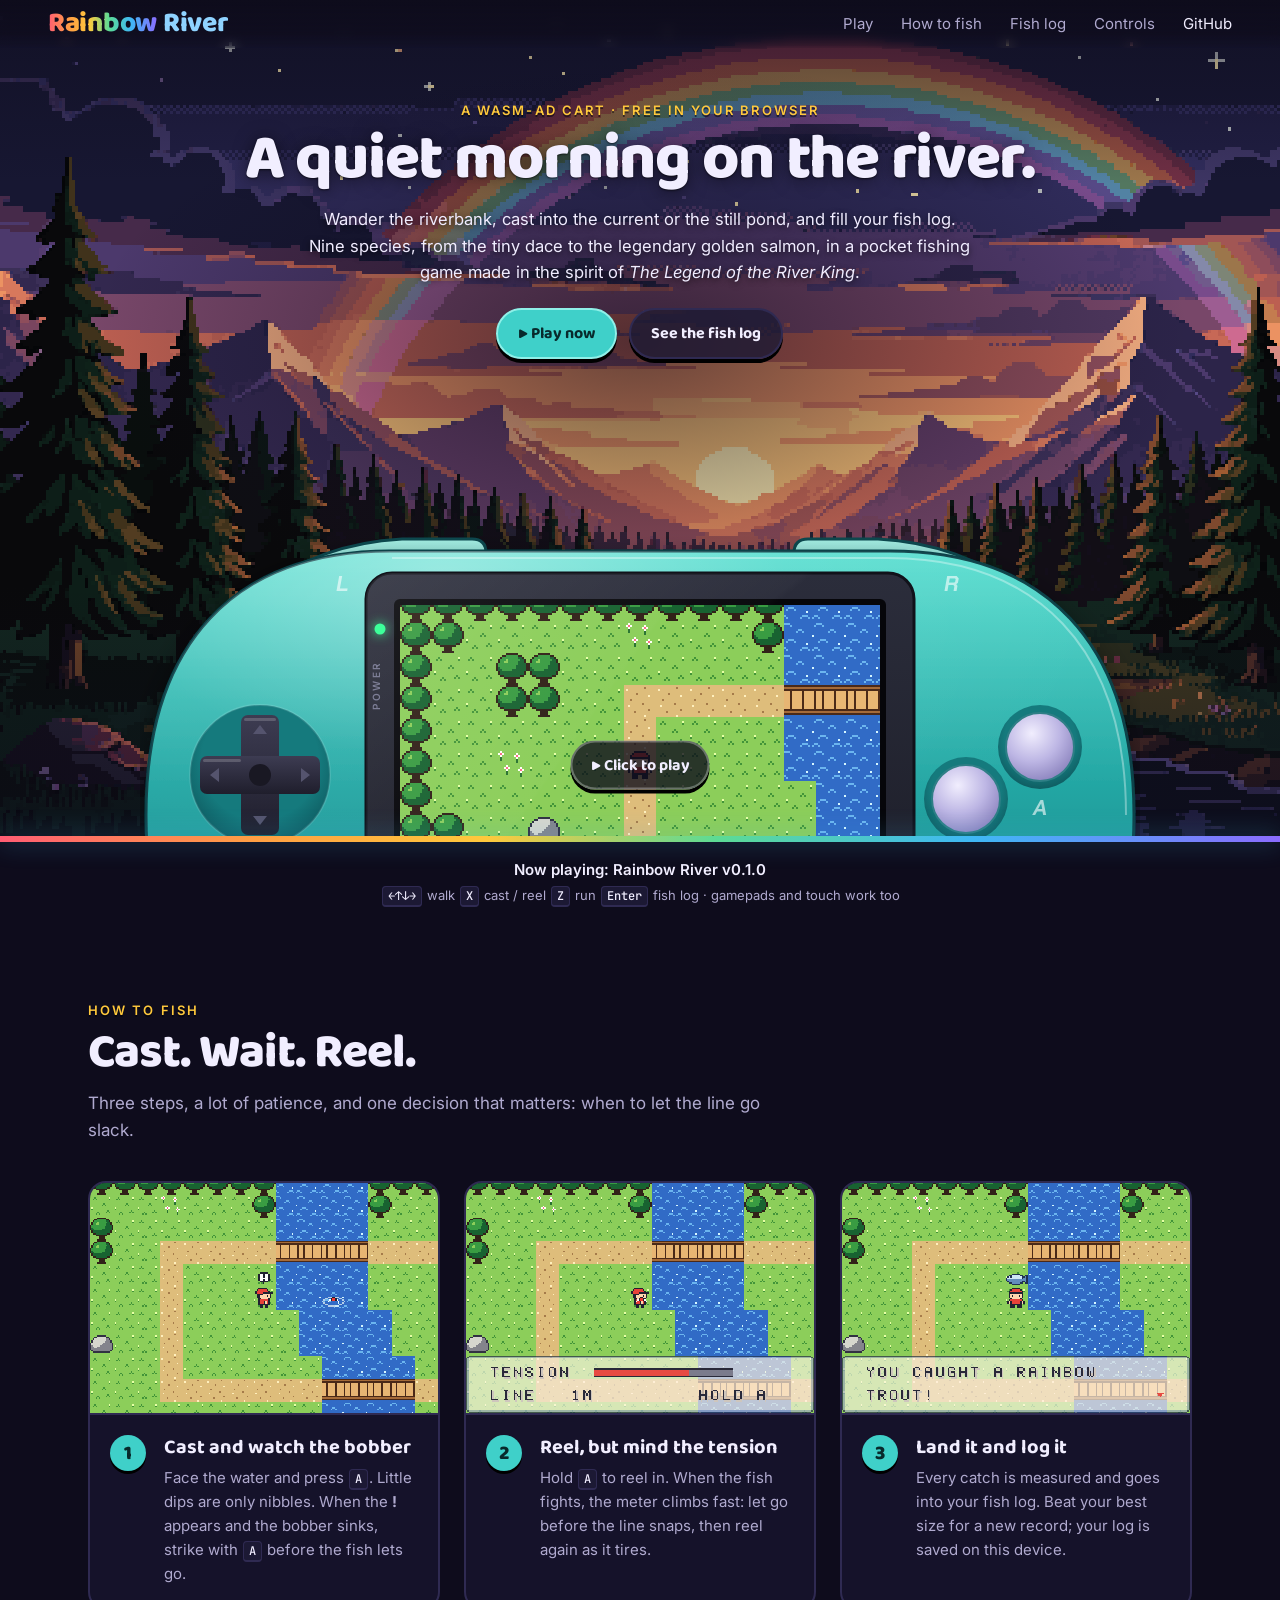
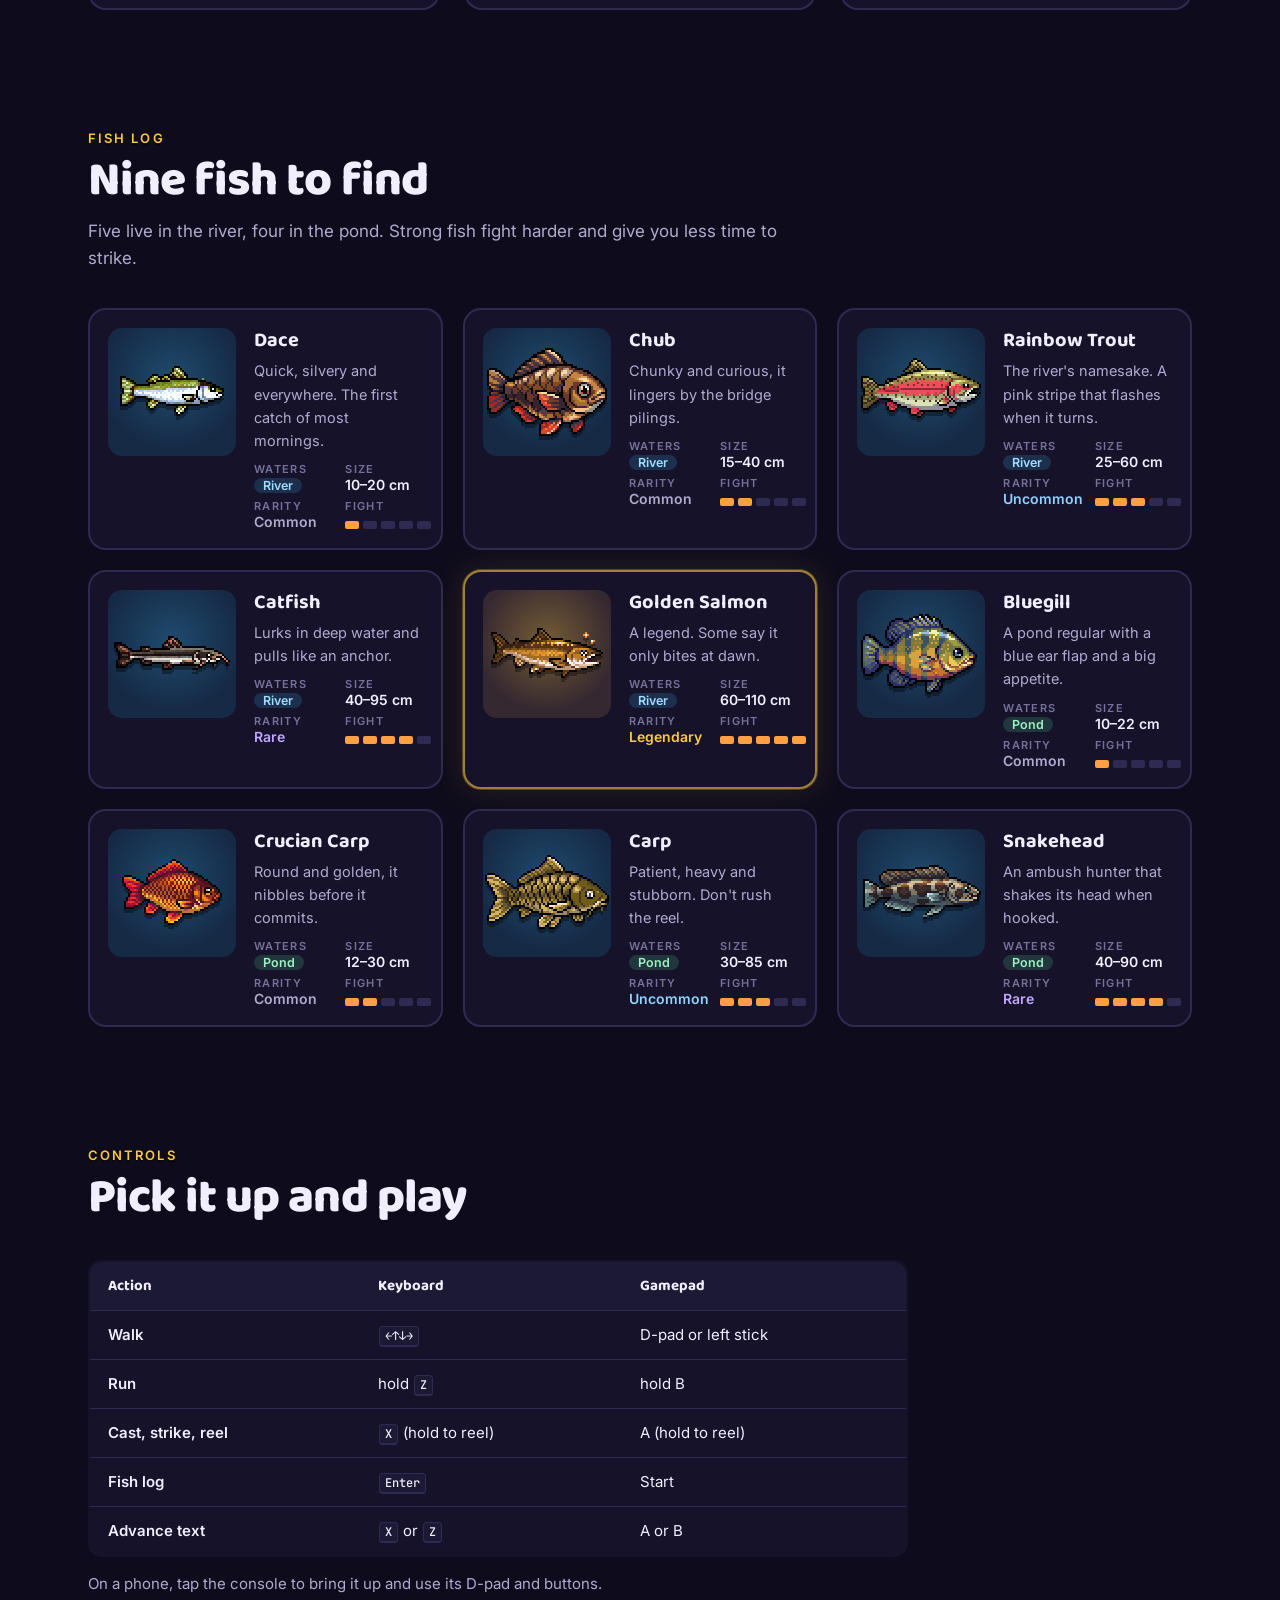
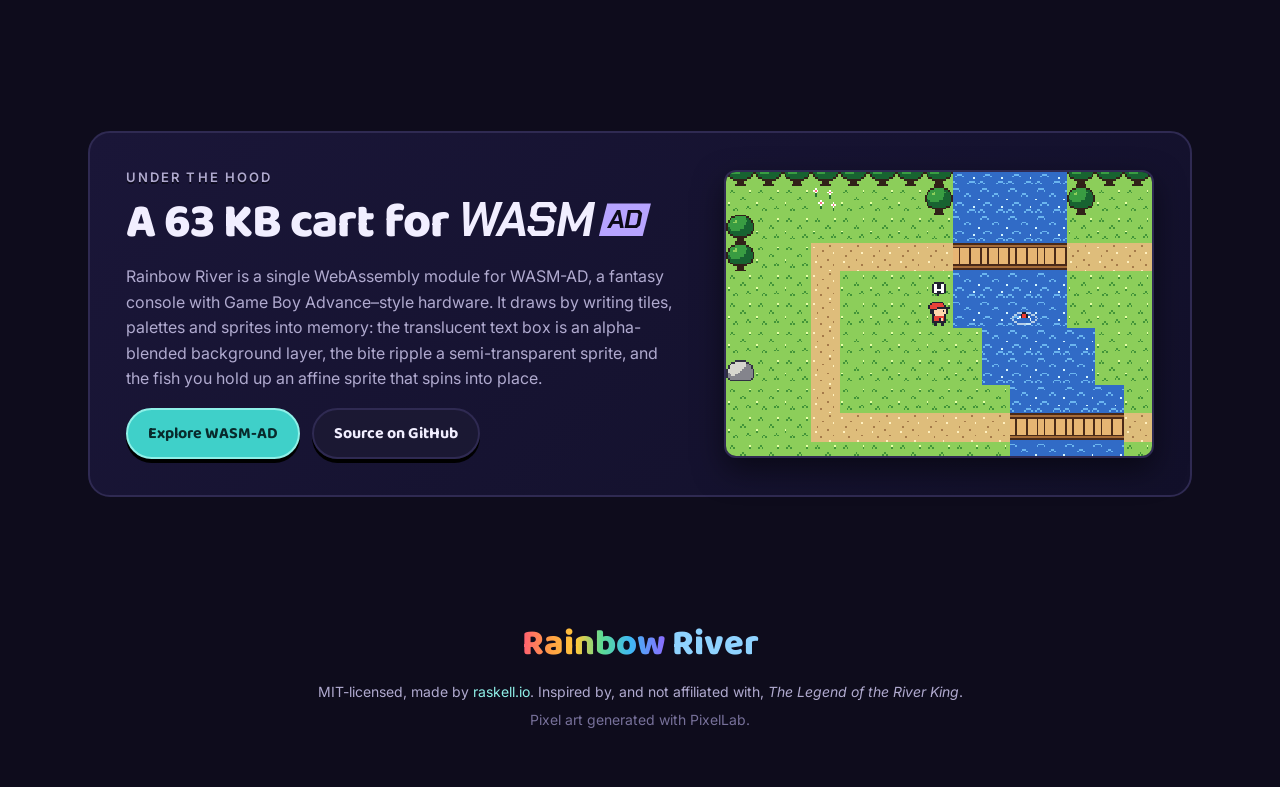
<file: index.html>
<!doctype html>
<html lang="en">
<head>
  <meta charset="utf-8">
  <meta name="viewport" content="width=device-width, initial-scale=1">
  <title>Rainbow River · a pocket fishing game</title>
  <meta name="description" content="Rainbow River is a fishing game in the spirit of The Legend of the River King. Cast, wait for the bite, reel it in — free in your browser, on the WASM-AD fantasy console.">
  <meta property="og:title" content="Rainbow River">
  <meta property="og:description" content="A pocket fishing game for the WASM-AD fantasy console. Free in your browser.">
  <meta property="og:image" content="assets/hero.png">
  <link rel="icon" href="assets/fish/trout.png" type="image/png">
  <link rel="preconnect" href="https://fonts.googleapis.com">
  <link rel="preconnect" href="https://fonts.gstatic.com" crossorigin>
  <link href="https://fonts.googleapis.com/css2?family=Baloo+2:wght@600;700;800&family=Chakra+Petch:ital,wght@1,700&family=Inter:wght@400;500;600&family=JetBrains+Mono:wght@500&display=swap" rel="stylesheet">
  <link rel="stylesheet" href="style.css">
</head>
<body>
  <nav class="nav">
    <a class="brand" href="#top" aria-label="Rainbow River home"><span class="rainbow">Rainbow</span> <span class="river">River</span></a>
    <div class="nav-links">
      <a href="#play">Play</a>
      <a href="#how">How to fish</a>
      <a href="#log">Fish log</a>
      <a href="#controls">Controls</a>
      <a href="https://github.com/raskell-io/rainbow-river" class="gh">GitHub</a>
    </div>
  </nav>

  <header class="hero" id="top">
    <div class="hero-sky" aria-hidden="true"></div>
    <div class="hero-copy">
      <p class="eyebrow">A WASM-AD cart · Free in your browser</p>
      <h1>A quiet morning on the river.</h1>
      <p class="lede">
        Wander the riverbank, cast into the current or the still pond, and fill your fish log.
        Nine species, from the tiny dace to the legendary golden salmon, in a pocket fishing game
        made in the spirit of <i>The Legend of the River King</i>.
      </p>
      <div class="ctas">
        <a class="btn primary" href="#play" id="play-cta">▶ Play now</a>
        <a class="btn" href="#log">See the fish log</a>
      </div>
    </div>

    <div class="dock" id="play">
      <div class="console" id="handheld">
        <svg viewBox="0 0 1000 560" aria-hidden="false" role="group" aria-label="WASM-AD handheld">
          <defs>
            <linearGradient id="shell" x1="0" y1="0" x2="0" y2="1">
              <stop offset="0" stop-color="#5fe0d2"/>
              <stop offset="0.45" stop-color="#24a7a4"/>
              <stop offset="1" stop-color="#136f75"/>
            </linearGradient>
            <radialGradient id="sheen" cx="0.3" cy="0.05" r="0.7">
              <stop offset="0" stop-color="#fff" stop-opacity="0.38"/>
              <stop offset="0.5" stop-color="#fff" stop-opacity="0.06"/>
              <stop offset="1" stop-color="#fff" stop-opacity="0"/>
            </radialGradient>
            <linearGradient id="shoulder" x1="0" y1="0" x2="0" y2="1">
              <stop offset="0" stop-color="#a6f0e6"/>
              <stop offset="1" stop-color="#2a9e9b"/>
            </linearGradient>
            <linearGradient id="lens" x1="0" y1="0" x2="0" y2="1">
              <stop offset="0" stop-color="#2b2d3b"/>
              <stop offset="1" stop-color="#191a24"/>
            </linearGradient>
            <linearGradient id="glare" x1="0" y1="0" x2="1" y2="1">
              <stop offset="0" stop-color="#fff" stop-opacity="0.10"/>
              <stop offset="0.4" stop-color="#fff" stop-opacity="0.02"/>
              <stop offset="0.41" stop-color="#fff" stop-opacity="0"/>
            </linearGradient>
            <radialGradient id="recess" cx="0.5" cy="0.4" r="0.6">
              <stop offset="0.7" stop-color="#157a7d"/>
              <stop offset="1" stop-color="#0f5d62"/>
            </radialGradient>
            <linearGradient id="dpad" x1="0" y1="0" x2="0" y2="1">
              <stop offset="0" stop-color="#3d3c52"/>
              <stop offset="1" stop-color="#1f1e2c"/>
            </linearGradient>
            <radialGradient id="button" cx="0.38" cy="0.3" r="0.75">
              <stop offset="0" stop-color="#f1eefe"/>
              <stop offset="0.55" stop-color="#bdb6e4"/>
              <stop offset="1" stop-color="#8a82bd"/>
            </radialGradient>
            <filter id="drop" x="-10%" y="-10%" width="120%" height="140%">
              <feDropShadow dx="0" dy="14" stdDeviation="16" flood-color="#000" flood-opacity="0.55"/>
            </filter>
          </defs>

          <!-- shoulder buttons, behind the shell -->
          <path class="key" data-key="l" d="M64 172C70 86 150 20 262 14H332Q346 14 346 28V42H250C152 42 94 98 86 174Z" fill="url(#shoulder)" stroke="#0d4a50" stroke-width="3"/>
          <path class="key" data-key="r" transform="matrix(-1 0 0 1 1000 0)" d="M64 172C70 86 150 20 262 14H332Q346 14 346 28V42H250C152 42 94 98 86 174Z" fill="url(#shoulder)" stroke="#0d4a50" stroke-width="3"/>

          <!-- shell -->
          <g filter="url(#drop)">
            <path d="M250 26H750C905 26 994 118 994 290C994 450 915 540 790 540H640C590 540 560 530 500 530C440 530 410 540 360 540H210C85 540 6 450 6 290C6 118 95 26 250 26Z" fill="url(#shell)" stroke="#0b4248" stroke-width="3"/>
          </g>
          <path d="M250 26H750C905 26 994 118 994 290C994 450 915 540 790 540H640C590 540 560 530 500 530C440 530 410 540 360 540H210C85 540 6 450 6 290C6 118 95 26 250 26Z" fill="url(#sheen)"/>
          <path d="M252 33H748C896 33 986 122 986 290" fill="none" stroke="#fff" stroke-opacity="0.35" stroke-width="2"/>
          <text x="196" y="66" class="emboss">L</text>
          <text x="804" y="66" class="emboss">R</text>

          <!-- lens -->
          <rect x="226" y="48" width="548" height="430" rx="26" fill="url(#lens)" stroke="#11121a" stroke-width="3"/>
          <rect x="254" y="74" width="492" height="334" rx="6" fill="#06060a"/>
          <rect x="226" y="48" width="548" height="430" rx="26" fill="url(#glare)"/>
          <circle cx="240" cy="104" r="5.5" fill="#3dff9a" class="led"/>
          <text x="240" y="160" class="lens-label" transform="rotate(-90 240 160)">POWER</text>
          <text x="522" y="455" class="lens-logo" text-anchor="end">WASM</text>
          <polygon points="539,428 594,428 586,458 531,458" fill="#b7a4ff"/>
          <text x="562" y="452" class="lens-chip" text-anchor="middle">AD</text>

          <!-- d-pad -->
          <circle cx="120" cy="250" r="70" fill="url(#recess)"/>
          <circle cx="120" cy="250" r="70" fill="none" stroke="#fff" stroke-opacity="0.12" stroke-width="2"/>
          <g class="dpad">
            <rect x="101" y="190" width="38" height="120" rx="7" fill="url(#dpad)"/>
            <rect x="60" y="231" width="120" height="38" rx="7" fill="url(#dpad)"/>
            <rect x="104" y="193" width="32" height="3" rx="1.5" fill="#fff" opacity="0.18"/>
            <rect x="63" y="234" width="38" height="3" rx="1.5" fill="#fff" opacity="0.18"/>
            <path d="M120 200l-7 9h14z M120 300l-7-9h14z M70 250l9-7v14z M170 250l-9-7v14z" fill="#55546e"/>
            <circle cx="120" cy="250" r="11" fill="#191823"/>
            <rect class="key hit" data-key="up" x="101" y="190" width="38" height="46" rx="7"/>
            <rect class="key hit" data-key="down" x="101" y="264" width="38" height="46" rx="7"/>
            <rect class="key hit" data-key="left" x="60" y="231" width="46" height="38" rx="7"/>
            <rect class="key hit" data-key="right" x="134" y="231" width="46" height="38" rx="7"/>
          </g>

          <!-- A / B -->
          <circle cx="900" cy="222" r="42" fill="url(#recess)"/>
          <circle cx="826" cy="274" r="42" fill="url(#recess)"/>
          <g class="key btn-round" data-key="a"><circle cx="900" cy="222" r="34" fill="url(#button)" stroke="#2f7f86" stroke-width="2"/></g>
          <g class="key btn-round" data-key="b"><circle cx="826" cy="274" r="34" fill="url(#button)" stroke="#2f7f86" stroke-width="2"/></g>
          <text x="900" y="290" class="emboss" text-anchor="middle">A</text>
          <text x="826" y="342" class="emboss" text-anchor="middle">B</text>

          <!-- start / select -->
          <circle cx="96" cy="402" r="15" fill="url(#recess)"/>
          <circle cx="96" cy="448" r="15" fill="url(#recess)"/>
          <g class="key btn-round" data-key="start"><circle cx="96" cy="402" r="10" fill="#2a2940" stroke="#17162a" stroke-width="2"/></g>
          <g class="key btn-round" data-key="select"><circle cx="96" cy="448" r="10" fill="#2a2940" stroke="#17162a" stroke-width="2"/></g>
          <text x="120" y="407" class="small-label">START</text>
          <text x="120" y="453" class="small-label">SELECT</text>

          <!-- speaker -->
          <g fill="#0d4f55" opacity="0.9">
            <circle cx="850" cy="410" r="4.5"/><circle cx="870" cy="404" r="4.5"/><circle cx="890" cy="398" r="4.5"/><circle cx="910" cy="392" r="4.5"/>
            <circle cx="856" cy="430" r="4.5"/><circle cx="876" cy="424" r="4.5"/><circle cx="896" cy="418" r="4.5"/><circle cx="916" cy="412" r="4.5"/>
            <circle cx="862" cy="450" r="4.5"/><circle cx="882" cy="444" r="4.5"/><circle cx="902" cy="438" r="4.5"/><circle cx="922" cy="432" r="4.5"/>
            <circle cx="868" cy="470" r="4.5"/><circle cx="888" cy="464" r="4.5"/><circle cx="908" cy="458" r="4.5"/><circle cx="928" cy="452" r="4.5"/>
          </g>
        </svg>
        <div class="screen">
          <canvas id="screen" width="240" height="160"></canvas>
          <button class="engage" id="engage">▶ Click to play</button>
        </div>
      </div>
    </div>
  </header>
  <div class="separator" aria-hidden="true"></div>
  <div class="status">
    <p class="now-playing" id="now-playing">Loading the cart…</p>
    <p class="keys"><kbd>←↑↓→</kbd> walk <kbd>X</kbd> cast / reel <kbd>Z</kbd> run <kbd>Enter</kbd> fish log · gamepads and touch work too</p>
  </div>

  <main>
    <section class="section" id="how">
      <div class="section-head">
        <p class="eyebrow">How to fish</p>
        <h2>Cast. Wait. Reel.</h2>
        <p>Three steps, a lot of patience, and one decision that matters: when to let the line go slack.</p>
      </div>
      <div class="steps">
        <figure class="step">
          <img src="assets/shots/bite.png" alt="The bobber in the river with a ripple and an exclamation mark above the angler" width="240" height="160">
          <figcaption><span>1</span><div><h3>Cast and watch the bobber</h3><p>Face the water and press <kbd>A</kbd>. Little dips are only nibbles. When the <b>!</b> appears and the bobber sinks, strike with <kbd>A</kbd> before the fish lets go.</p></div></figcaption>
        </figure>
        <figure class="step">
          <img src="assets/shots/reel.png" alt="The reel screen with the tension meter and remaining line" width="240" height="160">
          <figcaption><span>2</span><div><h3>Reel, but mind the tension</h3><p>Hold <kbd>A</kbd> to reel in. When the fish fights, the meter climbs fast: let go before the line snaps, then reel again as it tires.</p></div></figcaption>
        </figure>
        <figure class="step">
          <img src="assets/shots/caught.png" alt="The angler holding up a caught rainbow trout" width="240" height="160">
          <figcaption><span>3</span><div><h3>Land it and log it</h3><p>Every catch is measured and goes into your fish log. Beat your best size for a new record; your log is saved on this device.</p></div></figcaption>
        </figure>
      </div>
    </section>

    <section class="section" id="log">
      <div class="section-head">
        <p class="eyebrow">Fish log</p>
        <h2>Nine fish to find</h2>
        <p>Five live in the river, four in the pond. Strong fish fight harder and give you less time to strike.</p>
      </div>
      <div class="fish-grid">
          <article class="fish common">
            <div class="fish-art"><img src="assets/fish/dace.png" alt="Dace" width="128" height="128" loading="lazy"></div>
            <div class="fish-body">
              <h3>Dace</h3>
              <p>Quick, silvery and everywhere. The first catch of most mornings.</p>
              <dl>
                <div><dt>Waters</dt><dd><span class="chip river">River</span></dd></div>
                <div><dt>Size</dt><dd>10–20 cm</dd></div>
                <div><dt>Rarity</dt><dd class="rarity">Common</dd></div>
                <div><dt>Fight</dt><dd class="pips" aria-label="1 of 5"><i class="on"></i><i></i><i></i><i></i><i></i></dd></div>
              </dl>
            </div>
          </article>
          <article class="fish common">
            <div class="fish-art"><img src="assets/fish/chub.png" alt="Chub" width="128" height="128" loading="lazy"></div>
            <div class="fish-body">
              <h3>Chub</h3>
              <p>Chunky and curious, it lingers by the bridge pilings.</p>
              <dl>
                <div><dt>Waters</dt><dd><span class="chip river">River</span></dd></div>
                <div><dt>Size</dt><dd>15–40 cm</dd></div>
                <div><dt>Rarity</dt><dd class="rarity">Common</dd></div>
                <div><dt>Fight</dt><dd class="pips" aria-label="2 of 5"><i class="on"></i><i class="on"></i><i></i><i></i><i></i></dd></div>
              </dl>
            </div>
          </article>
          <article class="fish uncommon">
            <div class="fish-art"><img src="assets/fish/trout.png" alt="Rainbow Trout" width="128" height="128" loading="lazy"></div>
            <div class="fish-body">
              <h3>Rainbow Trout</h3>
              <p>The river's namesake. A pink stripe that flashes when it turns.</p>
              <dl>
                <div><dt>Waters</dt><dd><span class="chip river">River</span></dd></div>
                <div><dt>Size</dt><dd>25–60 cm</dd></div>
                <div><dt>Rarity</dt><dd class="rarity">Uncommon</dd></div>
                <div><dt>Fight</dt><dd class="pips" aria-label="3 of 5"><i class="on"></i><i class="on"></i><i class="on"></i><i></i><i></i></dd></div>
              </dl>
            </div>
          </article>
          <article class="fish rare">
            <div class="fish-art"><img src="assets/fish/catfish.png" alt="Catfish" width="128" height="128" loading="lazy"></div>
            <div class="fish-body">
              <h3>Catfish</h3>
              <p>Lurks in deep water and pulls like an anchor.</p>
              <dl>
                <div><dt>Waters</dt><dd><span class="chip river">River</span></dd></div>
                <div><dt>Size</dt><dd>40–95 cm</dd></div>
                <div><dt>Rarity</dt><dd class="rarity">Rare</dd></div>
                <div><dt>Fight</dt><dd class="pips" aria-label="4 of 5"><i class="on"></i><i class="on"></i><i class="on"></i><i class="on"></i><i></i></dd></div>
              </dl>
            </div>
          </article>
          <article class="fish legendary">
            <div class="fish-art"><img src="assets/fish/salmon.png" alt="Golden Salmon" width="128" height="128" loading="lazy"></div>
            <div class="fish-body">
              <h3>Golden Salmon</h3>
              <p>A legend. Some say it only bites at dawn.</p>
              <dl>
                <div><dt>Waters</dt><dd><span class="chip river">River</span></dd></div>
                <div><dt>Size</dt><dd>60–110 cm</dd></div>
                <div><dt>Rarity</dt><dd class="rarity">Legendary</dd></div>
                <div><dt>Fight</dt><dd class="pips" aria-label="5 of 5"><i class="on"></i><i class="on"></i><i class="on"></i><i class="on"></i><i class="on"></i></dd></div>
              </dl>
            </div>
          </article>
          <article class="fish common">
            <div class="fish-art"><img src="assets/fish/bluegill.png" alt="Bluegill" width="128" height="128" loading="lazy"></div>
            <div class="fish-body">
              <h3>Bluegill</h3>
              <p>A pond regular with a blue ear flap and a big appetite.</p>
              <dl>
                <div><dt>Waters</dt><dd><span class="chip pond">Pond</span></dd></div>
                <div><dt>Size</dt><dd>10–22 cm</dd></div>
                <div><dt>Rarity</dt><dd class="rarity">Common</dd></div>
                <div><dt>Fight</dt><dd class="pips" aria-label="1 of 5"><i class="on"></i><i></i><i></i><i></i><i></i></dd></div>
              </dl>
            </div>
          </article>
          <article class="fish common">
            <div class="fish-art"><img src="assets/fish/crucian.png" alt="Crucian Carp" width="128" height="128" loading="lazy"></div>
            <div class="fish-body">
              <h3>Crucian Carp</h3>
              <p>Round and golden, it nibbles before it commits.</p>
              <dl>
                <div><dt>Waters</dt><dd><span class="chip pond">Pond</span></dd></div>
                <div><dt>Size</dt><dd>12–30 cm</dd></div>
                <div><dt>Rarity</dt><dd class="rarity">Common</dd></div>
                <div><dt>Fight</dt><dd class="pips" aria-label="2 of 5"><i class="on"></i><i class="on"></i><i></i><i></i><i></i></dd></div>
              </dl>
            </div>
          </article>
          <article class="fish uncommon">
            <div class="fish-art"><img src="assets/fish/carp.png" alt="Carp" width="128" height="128" loading="lazy"></div>
            <div class="fish-body">
              <h3>Carp</h3>
              <p>Patient, heavy and stubborn. Don't rush the reel.</p>
              <dl>
                <div><dt>Waters</dt><dd><span class="chip pond">Pond</span></dd></div>
                <div><dt>Size</dt><dd>30–85 cm</dd></div>
                <div><dt>Rarity</dt><dd class="rarity">Uncommon</dd></div>
                <div><dt>Fight</dt><dd class="pips" aria-label="3 of 5"><i class="on"></i><i class="on"></i><i class="on"></i><i></i><i></i></dd></div>
              </dl>
            </div>
          </article>
          <article class="fish rare">
            <div class="fish-art"><img src="assets/fish/snakehead.png" alt="Snakehead" width="128" height="128" loading="lazy"></div>
            <div class="fish-body">
              <h3>Snakehead</h3>
              <p>An ambush hunter that shakes its head when hooked.</p>
              <dl>
                <div><dt>Waters</dt><dd><span class="chip pond">Pond</span></dd></div>
                <div><dt>Size</dt><dd>40–90 cm</dd></div>
                <div><dt>Rarity</dt><dd class="rarity">Rare</dd></div>
                <div><dt>Fight</dt><dd class="pips" aria-label="4 of 5"><i class="on"></i><i class="on"></i><i class="on"></i><i class="on"></i><i></i></dd></div>
              </dl>
            </div>
          </article>
      </div>
    </section>

    <section class="section" id="controls">
      <div class="section-head">
        <p class="eyebrow">Controls</p>
        <h2>Pick it up and play</h2>
      </div>
      <div class="controls">
        <table>
          <thead><tr><th>Action</th><th>Keyboard</th><th>Gamepad</th></tr></thead>
          <tbody>
            <tr><td>Walk</td><td><kbd>←↑↓→</kbd></td><td>D-pad or left stick</td></tr>
            <tr><td>Run</td><td>hold <kbd>Z</kbd></td><td>hold B</td></tr>
            <tr><td>Cast, strike, reel</td><td><kbd>X</kbd> (hold to reel)</td><td>A (hold to reel)</td></tr>
            <tr><td>Fish log</td><td><kbd>Enter</kbd></td><td>Start</td></tr>
            <tr><td>Advance text</td><td><kbd>X</kbd> or <kbd>Z</kbd></td><td>A or B</td></tr>
          </tbody>
        </table>
        <p class="note">On a phone, tap the console to bring it up and use its D-pad and buttons.</p>
      </div>
    </section>

    <section class="section">
      <div class="built">
        <div>
          <p class="eyebrow">Under the hood</p>
          <h2>A 63 KB cart for <span class="wasmad"><b>WASM</b><i>AD</i></span></h2>
          <p>
            Rainbow River is a single WebAssembly module for WASM-AD, a fantasy console with
            Game Boy Advance–style hardware. It draws by writing tiles, palettes and sprites into memory:
            the translucent text box is an alpha-blended background layer, the bite ripple a
            semi-transparent sprite, and the fish you hold up an affine sprite that spins into place.
          </p>
          <div class="ctas left">
            <a class="btn primary" href="https://wasmad.raskell.io">Explore WASM-AD</a>
            <a class="btn" href="https://github.com/raskell-io/rainbow-river">Source on GitHub</a>
          </div>
        </div>
        <img src="assets/shots/bite.png" alt="" width="240" height="160" class="built-shot">
      </div>
    </section>
  </main>

  <footer class="footer">
    <p class="foot-brand"><span class="rainbow">Rainbow</span> <span class="river">River</span></p>
    <p>MIT-licensed, made by <a href="https://www.raskell.io">raskell.io</a>. Inspired by, and not affiliated with, <i>The Legend of the River King</i>.</p>
    <p class="dim">Pixel art generated with PixelLab.</p>
  </footer>

  <script type="module" src="site.js"></script>
</body>
</html>
</file>
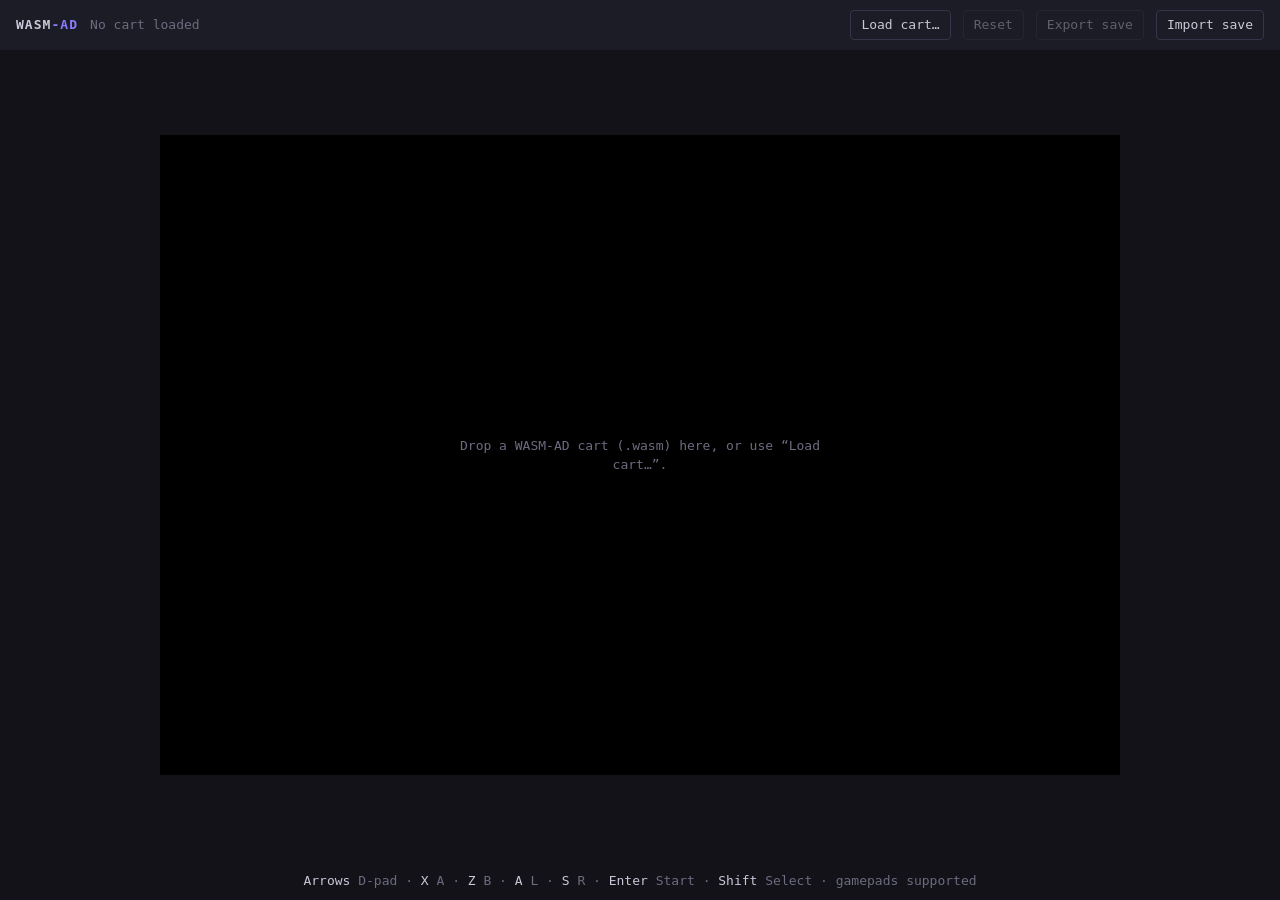
<file: play/index.html>
<!doctype html>
<html lang="en">
<head>
  <meta charset="utf-8">
  <meta name="viewport" content="width=device-width, initial-scale=1">
  <title>WASM-AD Player</title>
  <style>
    :root { --bg: #121218; --panel: #1c1c26; --fg: #c8c8d8; --dim: #6c6c80; --accent: #8a7cff; --err: #ff6b6b; }
    * { box-sizing: border-box; }
    html, body { margin: 0; height: 100%; background: var(--bg); color: var(--fg);
      font: 13px/1.5 ui-monospace, SFMono-Regular, Menlo, monospace; }
    body { display: grid; grid-template-rows: auto 1fr auto; min-height: 100%; }
    header { display: flex; gap: 12px; align-items: center; padding: 10px 16px; background: var(--panel); flex-wrap: wrap; }
    header h1 { font-size: 13px; margin: 0; letter-spacing: 0.08em; }
    header h1 span { color: var(--accent); }
    #info { color: var(--dim); flex: 1; min-width: 0; overflow: hidden; text-overflow: ellipsis; white-space: nowrap; }
    button, label.button { background: transparent; color: var(--fg); border: 1px solid #34344a; border-radius: 4px;
      padding: 4px 10px; font: inherit; cursor: pointer; }
    button:hover, label.button:hover { border-color: var(--accent); }
    button:disabled { opacity: 0.4; cursor: default; }
    main { display: grid; place-items: center; padding: 16px; }
    #screen { image-rendering: pixelated; image-rendering: crisp-edges; display: block; background: #000; }
    #drop { position: fixed; inset: 0; display: none; place-items: center; background: rgba(18, 18, 24, 0.85);
      border: 2px dashed var(--accent); font-size: 16px; }
    body.dragging #drop { display: grid; }
    #message { position: absolute; max-width: 420px; text-align: center; color: var(--dim); }
    #message.error { color: var(--err); }
    footer { padding: 10px 16px; color: var(--dim); text-align: center; }
    kbd { color: var(--fg); }
    input[type=file] { display: none; }
  </style>
</head>
<body>
  <header>
    <h1>WASM<span>-AD</span></h1>
    <div id="info">No cart loaded</div>
    <label class="button">Load cart…<input id="file" type="file" accept=".wasm,application/wasm"></label>
    <button id="reset" disabled>Reset</button>
    <button id="export" disabled>Export save</button>
    <label class="button" id="import-label">Import save<input id="import" type="file"></label>
  </header>
  <main>
    <canvas id="screen" width="240" height="160"></canvas>
    <div id="message">Drop a WASM-AD cart (.wasm) here, or use “Load cart…”.</div>
  </main>
  <footer>
    <kbd>Arrows</kbd> D-pad · <kbd>X</kbd> A · <kbd>Z</kbd> B · <kbd>A</kbd> L · <kbd>S</kbd> R ·
    <kbd>Enter</kbd> Start · <kbd>Shift</kbd> Select · gamepads supported
  </footer>
  <div id="drop">Drop cart to play</div>
  <script type="module" src="player.js"></script>
</body>
</html>
</file>
<file: style.css>
:root {
  --ink: #0e0c1c;
  --ink-2: #15122a;
  --panel: #1c1934;
  --line: #2f2a52;
  --fg: #f1eeff;
  --muted: #b0aacf;
  --dim: #77719a;
  --teal: #3fd0c9;
  --teal-2: #8ff0e8;
  --sunset: #ff9f43;
  --gold: #ffc93c;
  --pink: #ff6f91;
  --rainbow: linear-gradient(90deg, #ff5d73 0%, #ff9f43 20%, #ffc93c 38%, #5cdb95 56%, #3fb8f5 76%, #8b6cff 100%);
  --round: "Baloo 2", "Inter", system-ui, sans-serif;
  --sans: "Inter", system-ui, -apple-system, sans-serif;
  --mono: "JetBrains Mono", ui-monospace, Menlo, monospace;
  --brand-wasmad: "Chakra Petch", "Inter", sans-serif;
  color-scheme: dark;
}

* { box-sizing: border-box; }
html { scroll-behavior: smooth; }
body { margin: 0; background: var(--ink); color: var(--fg); font: 16px/1.6 var(--sans); -webkit-font-smoothing: antialiased; overflow-x: hidden; }
a { color: var(--teal-2); text-decoration: none; }
a:hover { color: var(--fg); }
img { image-rendering: pixelated; }
kbd { font: 500 12px var(--mono); color: var(--fg); background: var(--panel); border: 1px solid var(--line); border-bottom-width: 2px; padding: 1px 5px; border-radius: 4px; margin: 0 1px; }

.rainbow { background: var(--rainbow); -webkit-background-clip: text; background-clip: text; color: transparent; }
.river { color: #8fd3ff; }

/* ---- Nav ----------------------------------------------------------------- */

.nav {
  position: fixed; inset: 0 0 auto; z-index: 10;
  display: flex; align-items: center; justify-content: space-between; gap: 16px;
  padding: 10px clamp(16px, 4vw, 48px);
  background: linear-gradient(var(--ink) 0%, rgba(14, 12, 28, 0.72) 70%, transparent);
  backdrop-filter: blur(6px);
}
.brand { font: 800 28px/1 var(--round); letter-spacing: -0.01em; white-space: nowrap; }
.nav-links { display: flex; gap: clamp(12px, 2.4vw, 28px); font-size: 15px; }
.nav-links a { color: var(--muted); }
.nav-links a:hover, .nav-links .gh { color: var(--fg); }

/* ---- Hero ---------------------------------------------------------------- */

:root { --cw: max(min(1000px, calc(100vw - 32px), calc((100svh - 514px) * 2.7)), min(560px, calc(100vw - 32px))); --ch: calc(var(--cw) * 0.56); }
.hero { position: relative; min-height: calc(100svh - 64px); display: grid; grid-template-rows: 1fr auto; justify-items: center; padding: 84px clamp(16px, 4vw, 48px) 0; isolation: isolate; overflow: hidden; }
.hero-sky {
  position: absolute; inset: 0; z-index: -1;
  background:
    linear-gradient(180deg, rgba(14, 12, 28, 0.55) 0%, rgba(14, 12, 28, 0) 22%, rgba(14, 12, 28, 0) 70%, rgba(14, 12, 28, 0.55) 100%),
    url("assets/hero.png") center 62% / cover no-repeat;
  image-rendering: pixelated;
}
.hero-copy { max-width: 820px; text-align: center; align-self: start; padding: 2vh 0 24px; }
.hero-copy::before {
  content: ""; position: absolute; z-index: -1; left: 50%; top: 60px; width: min(1100px, 120vw); height: 560px; transform: translateX(-50%);
  background: radial-gradient(closest-side, rgba(14, 12, 28, 0.6), rgba(14, 12, 28, 0)); pointer-events: none;
}
.eyebrow { font: 600 13px var(--sans); letter-spacing: 0.16em; text-transform: uppercase; color: var(--gold); margin: 0 0 10px; text-shadow: 0 2px 0 rgba(0, 0, 0, 0.5); }
h1 { font: 800 clamp(38px, min(5vw, 7.4svh), 68px)/1 var(--round); margin: 0 0 14px; letter-spacing: -0.02em; text-wrap: balance; text-shadow: 0 2px 18px rgba(0, 0, 0, 0.55), 0 1px 2px rgba(0, 0, 0, 0.6); }
.lede { font-size: clamp(16px, 1.3vw, 18px); color: #f0ecff; max-width: 40em; margin: 0 auto 22px; text-shadow: 0 2px 6px rgba(0, 0, 0, 0.7); }
.ctas { display: flex; gap: 12px; flex-wrap: wrap; justify-content: center; }
.ctas.left { justify-content: flex-start; }
.btn {
  display: inline-flex; align-items: center; gap: 8px; padding: 11px 20px;
  font: 700 16px var(--round); color: var(--fg);
  background: rgba(28, 25, 52, 0.8); border: 2px solid var(--line); border-radius: 999px;
  box-shadow: 0 4px 0 #000; transition: transform 0.08s, box-shadow 0.08s, border-color 0.15s;
}
.btn:hover { border-color: var(--teal); color: var(--fg); }
.btn:active { transform: translateY(3px); box-shadow: 0 1px 0 #000; }
.btn.primary { background: var(--teal); border-color: var(--teal-2); color: #082a2c; }
.btn.primary:hover { background: var(--teal-2); }

/* The console peeks out of the separator; it rises when played. */
.dock { width: var(--cw); height: calc(var(--ch) * 0.58); overflow: hidden; scroll-margin-top: 80px; transition: height 0.7s cubic-bezier(0.2, 0.9, 0.25, 1.08); }
.dock.raised { height: calc(var(--ch) + 28px); }
.console { position: relative; width: var(--cw); height: var(--ch); margin-top: 14px; user-select: none; -webkit-user-select: none; touch-action: none; }
.console svg { position: absolute; inset: 0; width: 100%; height: 100%; overflow: visible; }
.console .screen { position: absolute; left: 26%; top: 14.2857%; width: 48%; height: 57.1429%; background: #000; }
.console .screen::after { content: ""; position: absolute; inset: 0; pointer-events: none; background: linear-gradient(125deg, rgba(255, 255, 255, 0.07) 0%, rgba(255, 255, 255, 0.015) 38%, transparent 38.5%); }
.console canvas { width: 100%; height: 100%; display: block; image-rendering: pixelated; image-rendering: crisp-edges; }
.engage {
  position: absolute; left: 50%; top: 50%; transform: translate(-50%, -50%);
  padding: 10px 18px; border-radius: 999px; cursor: pointer;
  background: rgba(14, 12, 28, 0.78); color: var(--fg); border: 2px solid rgba(255, 255, 255, 0.3);
  font: 700 16px var(--round); box-shadow: 0 4px 0 #000; transition: opacity 0.2s; white-space: nowrap;
}
.console.engaged .engage { opacity: 0; pointer-events: none; }
.console .key { cursor: pointer; -webkit-tap-highlight-color: transparent; }
.console .hit { fill: #000; fill-opacity: 0; pointer-events: all; }
.console .hit.pressed { fill-opacity: 0.3; }
.console .btn-round { transition: transform 0.05s; transform-box: fill-box; transform-origin: center; }
.console .btn-round.pressed { transform: translateY(3px) scale(0.96); filter: brightness(0.82); }
.console path.key.pressed { transform: translateY(4px); }
.console .emboss { font: italic 700 22px var(--brand-wasmad); fill: rgba(255, 255, 255, 0.6); }
.console .small-label { font: 600 13px var(--sans); letter-spacing: 0.12em; fill: rgba(255, 255, 255, 0.7); }
.console .lens-label { font: 600 10px var(--sans); letter-spacing: 0.24em; fill: #7d7e96; text-anchor: middle; }
.console .lens-logo { font: italic 700 36px var(--brand-wasmad); fill: #e4e0f7; }
.console .lens-chip { font: italic 700 19px var(--brand-wasmad); letter-spacing: 1px; fill: #15122a; }
.console .led { filter: drop-shadow(0 0 6px #3dff9a); }

.separator { height: 6px; background: var(--rainbow); box-shadow: 0 0 24px rgba(63, 184, 245, 0.45); position: relative; z-index: 2; }
.status { display: grid; justify-items: center; gap: 6px; padding: 18px 16px 0; text-align: center; }
.now-playing { margin: 0; font: 600 15px var(--sans); }
.now-playing .err { color: var(--pink); }
.keys { margin: 0; font-size: 13px; color: var(--muted); }

/* ---- Sections ------------------------------------------------------------ */

.section { max-width: 1200px; margin: 0 auto; padding: 96px clamp(16px, 4vw, 48px) 24px; scroll-margin-top: 40px; }
.section-head { max-width: 44em; margin-bottom: 36px; }
h2 { font: 800 clamp(32px, 3.8vw, 48px)/1.05 var(--round); letter-spacing: -0.02em; margin: 0 0 12px; }
h3 { font: 700 20px/1.25 var(--round); margin: 0 0 6px; }
.section-head p:not(.eyebrow) { color: var(--muted); font-size: 17px; margin: 0; }

/* How to fish */
.steps { display: grid; grid-template-columns: repeat(3, minmax(0, 1fr)); gap: 24px; margin: 0; }
.step { margin: 0; background: var(--ink-2); border: 2px solid var(--line); border-radius: 18px; overflow: hidden; }
.step img { display: block; width: 100%; height: auto; aspect-ratio: 3 / 2; border-bottom: 2px solid var(--line); }
.step figcaption { display: grid; grid-template-columns: 40px minmax(0, 1fr); gap: 14px; padding: 20px 20px 22px; }
.step figcaption > span { width: 36px; height: 36px; display: grid; place-items: center; background: var(--teal); color: #082a2c; font: 800 20px var(--round); border-radius: 50%; box-shadow: 0 3px 0 #000; }
.step p { margin: 0; color: var(--muted); font-size: 15px; }

/* Fish log */
.fish-grid { display: grid; grid-template-columns: repeat(auto-fill, minmax(340px, 1fr)); gap: 20px; }
.fish { display: grid; grid-template-columns: 128px minmax(0, 1fr); gap: 18px; padding: 18px; background: var(--ink-2); border: 2px solid var(--line); border-radius: 18px; position: relative; }
.fish-art { width: 128px; height: 128px; border-radius: 14px; display: grid; place-items: center;
  background: radial-gradient(circle at 50% 40%, rgba(63, 184, 245, 0.28), rgba(63, 184, 245, 0.06) 70%), #13213a; }
.fish-art img { width: 128px; height: 128px; filter: drop-shadow(0 4px 0 rgba(0, 0, 0, 0.35)); }
.fish p { margin: 0 0 10px; color: var(--muted); font-size: 14.5px; }
.fish dl { margin: 0; display: grid; grid-template-columns: repeat(2, minmax(0, 1fr)); gap: 6px 14px; }
.fish dl div { display: grid; }
.fish dt { font: 600 11px var(--sans); letter-spacing: 0.12em; text-transform: uppercase; color: var(--dim); }
.fish dd { margin: 0; font: 600 14px var(--sans); }
.chip { display: inline-block; padding: 0 9px; border-radius: 999px; font-size: 12.5px; }
.chip.river { background: rgba(63, 184, 245, 0.18); color: #9fdcff; }
.chip.pond { background: rgba(92, 219, 149, 0.18); color: #9df0c2; }
.pips { display: flex; gap: 4px; align-items: center; padding-top: 5px; }
.pips i { width: 14px; height: 8px; border-radius: 2px; background: var(--line); }
.pips i.on { background: var(--sunset); }
.rarity { color: var(--muted); }
.uncommon .rarity { color: #8fd3ff; }
.rare .rarity { color: #c3a6ff; }
.legendary { border-color: rgba(255, 201, 60, 0.6); box-shadow: 0 0 0 1px rgba(255, 201, 60, 0.25), 0 0 36px rgba(255, 201, 60, 0.12); }
.legendary .rarity { color: var(--gold); }
.legendary .fish-art { background: radial-gradient(circle at 50% 40%, rgba(255, 201, 60, 0.35), rgba(255, 201, 60, 0.05) 70%), #2a2030; }

/* Controls */
.controls table { width: 100%; max-width: 820px; border-collapse: collapse; font-size: 15px; background: var(--ink-2); border: 2px solid var(--line); border-radius: 14px; overflow: hidden; }
.controls th, .controls td { text-align: left; padding: 12px 18px; border-bottom: 1px solid var(--line); }
.controls th { font: 700 15px var(--round); color: var(--fg); background: var(--panel); }
.controls tr:last-child td { border-bottom: 0; }
.controls td:first-child { font-weight: 600; }
.note { color: var(--muted); font-size: 15px; }

/* Built on WASM-AD */
.built { display: grid; grid-template-columns: minmax(0, 1.3fr) minmax(0, 1fr); gap: 40px; align-items: center; padding: 36px; background: linear-gradient(135deg, #1a1638, #12102a); border: 2px solid var(--line); border-radius: 22px; }
.built p { color: var(--muted); }
.built-shot { width: 100%; height: auto; border-radius: 12px; border: 2px solid var(--line); box-shadow: 0 12px 30px rgba(0, 0, 0, 0.5); }
.wasmad { display: inline-flex; align-items: center; gap: 6px; font-family: var(--brand-wasmad); font-style: italic; font-weight: 700; white-space: nowrap; vertical-align: baseline; }
.wasmad b { font-weight: 700; }
.wasmad i { font-style: italic; font-size: 0.55em; padding: 3px 10px 2px 9px; background: #b7a4ff; color: #0c0a18; clip-path: polygon(16% 0, 100% 0, 84% 100%, 0 100%); }

/* Footer */
.footer { max-width: 1200px; margin: 72px auto 0; padding: 32px clamp(16px, 4vw, 48px) 56px; display: grid; justify-items: center; gap: 6px; text-align: center; color: var(--muted); font-size: 14px; }
.footer p { margin: 0; }
.foot-brand { font: 800 36px/1.1 var(--round); margin-bottom: 10px !important; }
.dim { color: var(--dim); }

/* ---- Responsive ---------------------------------------------------------- */

@media (max-width: 960px) {
  .steps { grid-template-columns: minmax(0, 1fr); max-width: 560px; }
  .built { grid-template-columns: minmax(0, 1fr); }
}
@media (max-width: 760px) {
  .nav-links a:not(.gh):not([href="#log"]) { display: none; }
  .nav-links { gap: 16px; font-size: 14px; }
  .brand { font-size: 23px; }
  .hero { padding-top: 80px; }
  .dock { height: calc(var(--ch) * 0.62); }
  .keys { display: none; }
  .engage { font-size: 12px; padding: 6px 10px; }
  .fish-grid { grid-template-columns: minmax(0, 1fr); }
  .fish { grid-template-columns: 96px minmax(0, 1fr); }
  .fish-art, .fish-art img { width: 96px; height: 96px; }
  .controls th, .controls td { padding: 10px 12px; }
  .built { padding: 24px; }
}
@media (prefers-reduced-motion: reduce) {
  html { scroll-behavior: auto; }
  .btn, .dock { transition: none; }
}
</file>
